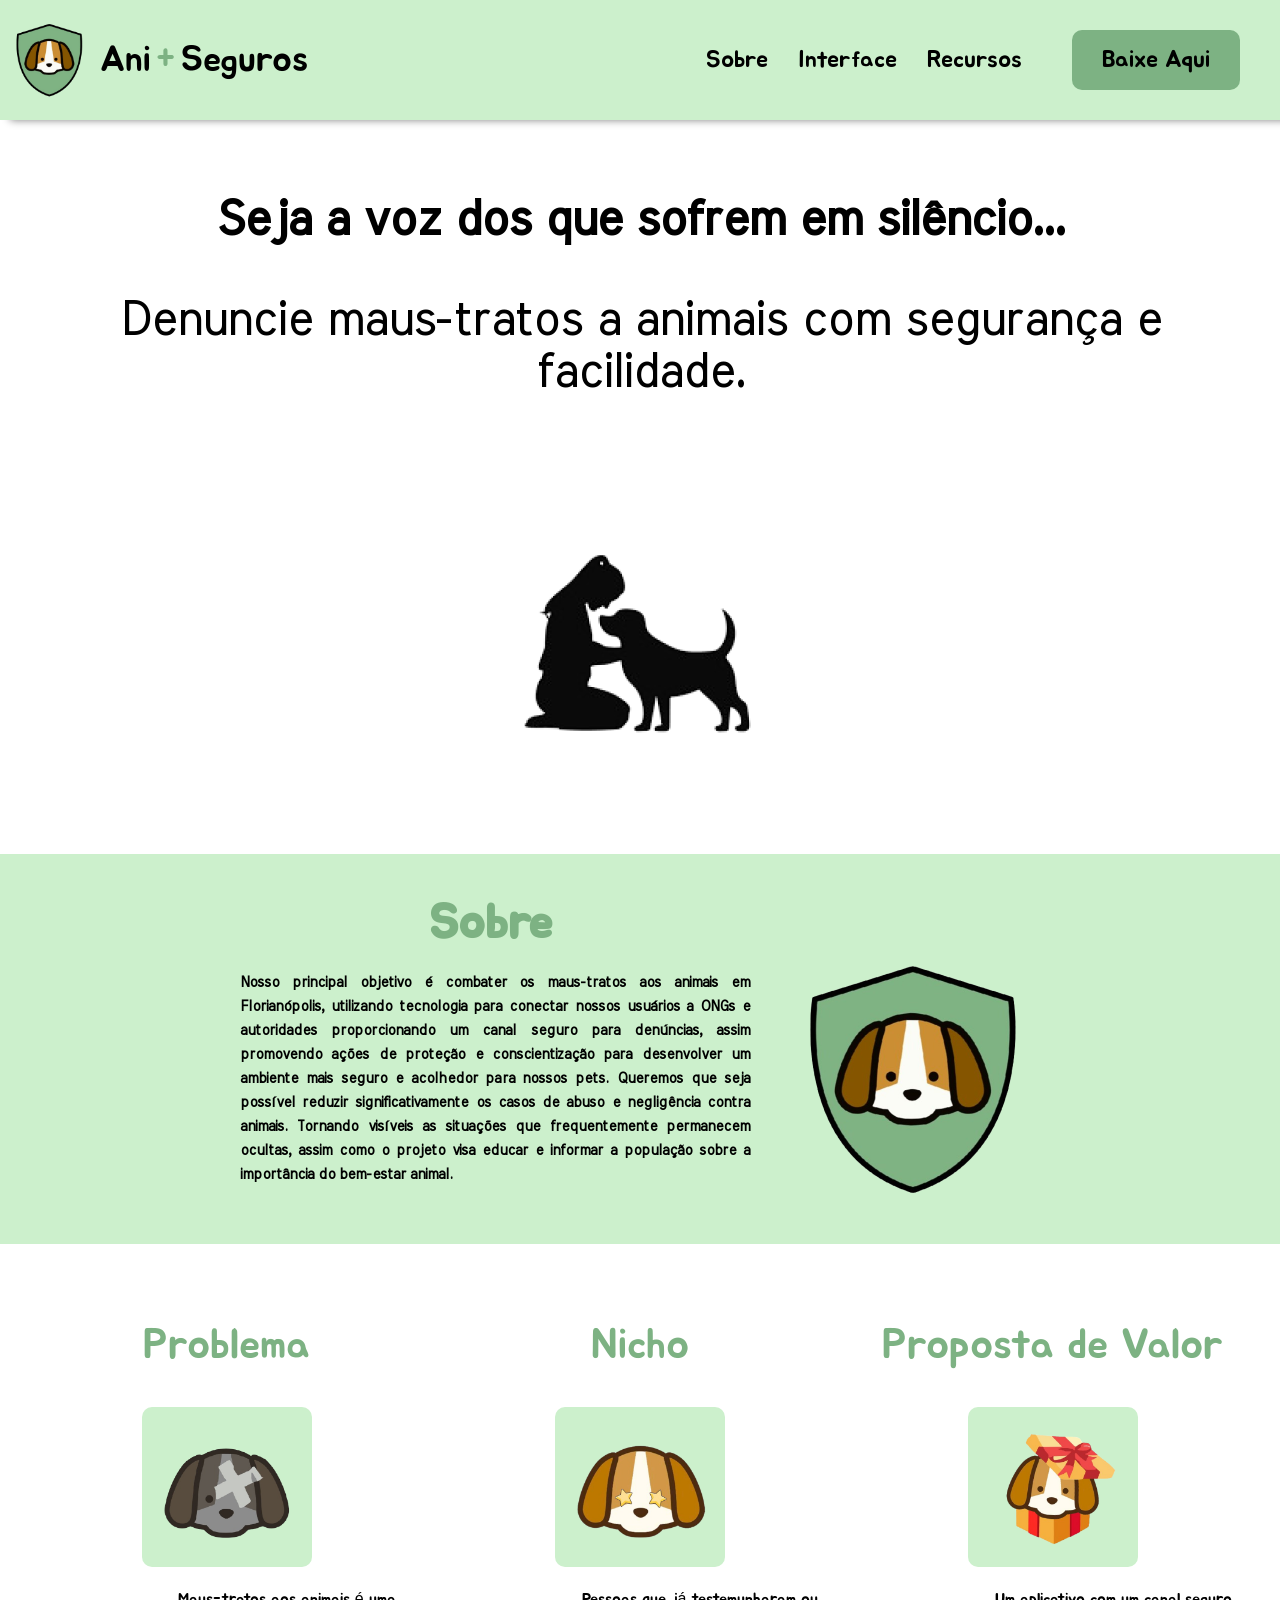
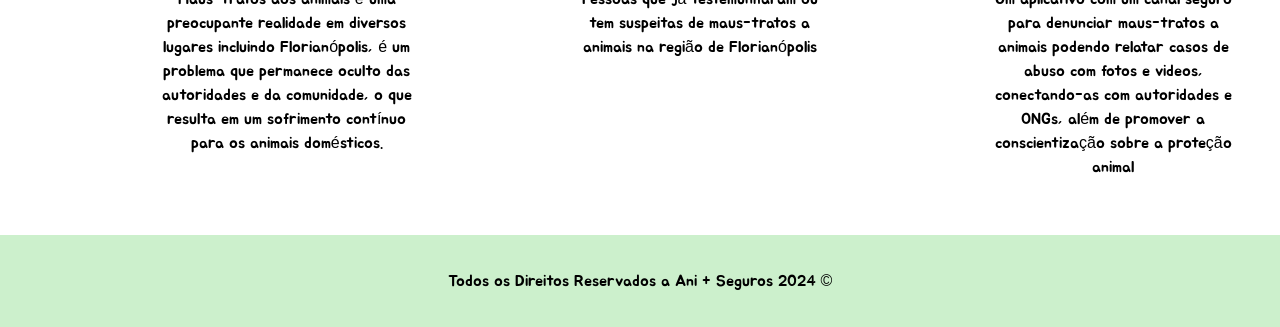
<file: index.html>
<!DOCTYPE html>
<html lang="pt-BR">
<head>
    <meta charset="UTF-8">
    <meta name="viewport" content="width=device-width, initial-scale=1.0">
    <title>Ani + Seguros</title>
    <link rel="stylesheet" href="styles.css">
    <link href="https://fonts.googleapis.com/css2?family=Jua&family=Meera+Inimai&display=swap" rel="stylesheet">
</head>
<body>
    <header>
        <div class="logo">
            <img src="logo.png" alt="Logo Ani + Seguros">
            <span>Ani <span class="mais">+</span> Seguros</span>
        </div>
        <div class="nav-button-container">
            <nav>
                <ul>
                    <li><a class="sobre" href="#sobre">Sobre</a></li>
                    <li><a class="interface" href="#interface">Interface</a></li>
                    <li><a class="recursos" href="#recursos">Recursos</a></li>
                </ul>
            </nav>
            <button class="botao download">Baixe Aqui</button>
        </div>
    </header>

    <section class="hero">
        <h1>Seja a voz dos que sofrem em silêncio...</h1>
        <p>Denuncie maus-tratos a animais com segurança e facilidade.</p>
        <img src="hero.png" alt="Hero Img">
    </section>

    <section id="sobre" class="sobre-section">
        <h2>Sobre</h2>
        <div class="sobre-content">
            <p>Nosso principal objetivo é combater os maus-tratos aos animais em Florianópolis, utilizando tecnologia para conectar nossos usuários a ONGs e autoridades proporcionando um canal seguro para denúncias, assim promovendo ações de proteção e conscientização para desenvolver um ambiente mais seguro e acolhedor para nossos pets.
                Queremos que seja possível reduzir significativamente os casos de abuso e negligência contra animais. Tornando visíveis as situações que frequentemente permanecem ocultas, assim como o projeto visa educar e informar a população sobre a importância do bem-estar animal.</p>
            <img src="logo.png" alt="Sobre Img">
        </div>
    </section>

    <section class="three-columns">
        <div>
            <h2>Problema</h2>
            <img src="problema.png" alt="Problema Img">
            <p>Maus-tratos aos animais é uma preocupante realidade em diversos lugares incluindo Florianópolis, é um problema que permanece oculto das autoridades e da comunidade, o que resulta em um sofrimento contínuo para os animais domésticos.</p>
        </div>
        <div>
            <h2>Nicho</h2>
            <img src="nicho.png" alt="Nicho Img">
            <p>Pessoas que já testemunharam ou tem suspeitas de maus-tratos a animais na região de Florianópolis</p>
        </div>
        <div>
            <h2>Proposta de Valor</h2>
            <img src="valor.png" alt="Valor Img">
            <p> Um aplicativo com um canal seguro para denunciar maus-tratos a animais podendo relatar casos de abuso com fotos e videos, conectando-as com autoridades e ONGs, além de promover a conscientização sobre a proteção animal</p>
        </div>
    </section>

    <footer>
        <p>Todos os Direitos Reservados a Ani + Seguros 2024 ©</p>
    </footer>
</body>
</html>
</file>
<file: styles.css>
@import url('https://fonts.googleapis.com/css2?family=Jua&family=Meera+Inimai&display=swap');

body {
    font-family: 'Meera Inimai', sans-serif;
    margin: 0;
    padding: 0;
    box-sizing: border-box;
}

header {
    background-color: #ccf0cc;
    display: flex;
    justify-content: space-between;
    padding: 20px 10px;
    font-family: 'Jua', sans-serif;
    position: fixed;
    top: 0;
    width: 100%;
    z-index: 100;
    box-shadow: 0 10px 8px -10px #808080;
}

.logo {
    display: flex;
}

.logo img {
    height: 80px;
    margin-right: 10px;
}

.logo span {
    font-size: 36px;
    display: flex;
    align-items: center;
}

.logo .mais {
    color: #7DB283;
    margin: 0 5px;
}

.nav-button-container {
    display: flex;
    align-items: center;
}

.sobre:hover, .interface:hover, .recursos:hover {
    font-size: 28px;
    transform: scale(1.1);
    color: #000;
}

nav ul {
    list-style: none;
    display: flex;
    gap: 30px;
    margin: 0;
    padding: 0;
}

nav a {
    text-decoration: none;
    color: #000;
    font-size: 24px;
}

.botao.download {
    background-color: #7DB283;
    border: none;
    padding: 15px 30px;
    cursor: pointer;
    font-family: 'Jua', sans-serif;
    font-size: 24px;
    border-radius: 10px;
    margin-left: 50px;
    margin-right: 50px;
    transition: background-color 0.3s ease, transform 0.3s ease;
}

.botao.download:hover {
    background-color: #7DB283;
    transform: scale(1.1);
}

.hero {
    background-color: #ffffff;
    text-align: center;
    padding: 50px 20px;
    padding-top: 120px;
}

.hero h1 {
    font-size: 48px;
    margin: 0;
    margin-top: 75px;
}

.hero p {
    font-size: 48px;
}

.sobre-section {
    background-color: #ccf0cc;
    padding: 40px 20px;
    text-align: center;
}

.sobre-section h2 {
    font-size: 48px;
    font-family: 'Jua', sans-serif;
    color: #7DB283;
    margin-top: 0;
    margin-bottom: 0;
    margin-right: 300px;
}

.sobre-section .sobre-content {
    display: flex;
    justify-content: center;
    align-items: center;
    text-align: justify;
    max-width: 800px;
    margin: 0 auto;
    font-size: 14px;
}

.sobre-section .sobre-content p {
    flex: 1;
    margin: 0;
    padding-right: 20px;
    line-height: 24px;
    font-weight: bold;
}

.sobre-section .sobre-content img {
    height: 250px;
    margin-left: 20px;
}

.three-columns {
    padding: 40px 20px;
    text-align: center;
    display: flex;
    justify-content: space-around;
}

.three-columns div {
    width: 30%;
}

.three-columns h2 {
    font-weight: normal;
    font-size: 42px;
    font-family: 'Jua', sans-serif;
    color: #7DB283;
}

.three-columns p {
    flex: 1;
    padding-left: 120px;
    max-width: 300px;
    line-height: 24px;
    font-weight: normal;
    font-size: 16px;
    font-family: 'Jua', sans-serif;
    color: #000;
}

.three-columns img {
    height: 150px;
    background-color: #ccf0cc;
    padding: 5px 10px;
    cursor: normal;
    border-radius: 10px;
}

.three-columns img:hover {
    font-size: 28px;
    transform: scale(1.1);
    color: #000;
}

.recursos-icons {
    display: flex;
    justify-content: space-around;
}

.recursos-icons div {
    text-align: center;
}

footer {
    font-family: 'Jua', sans-serif;
    background-color: #ccf0cc;
    text-align: center;
    padding: 20px;
}

footer p {
    font-size: 16px;
}
</file>
